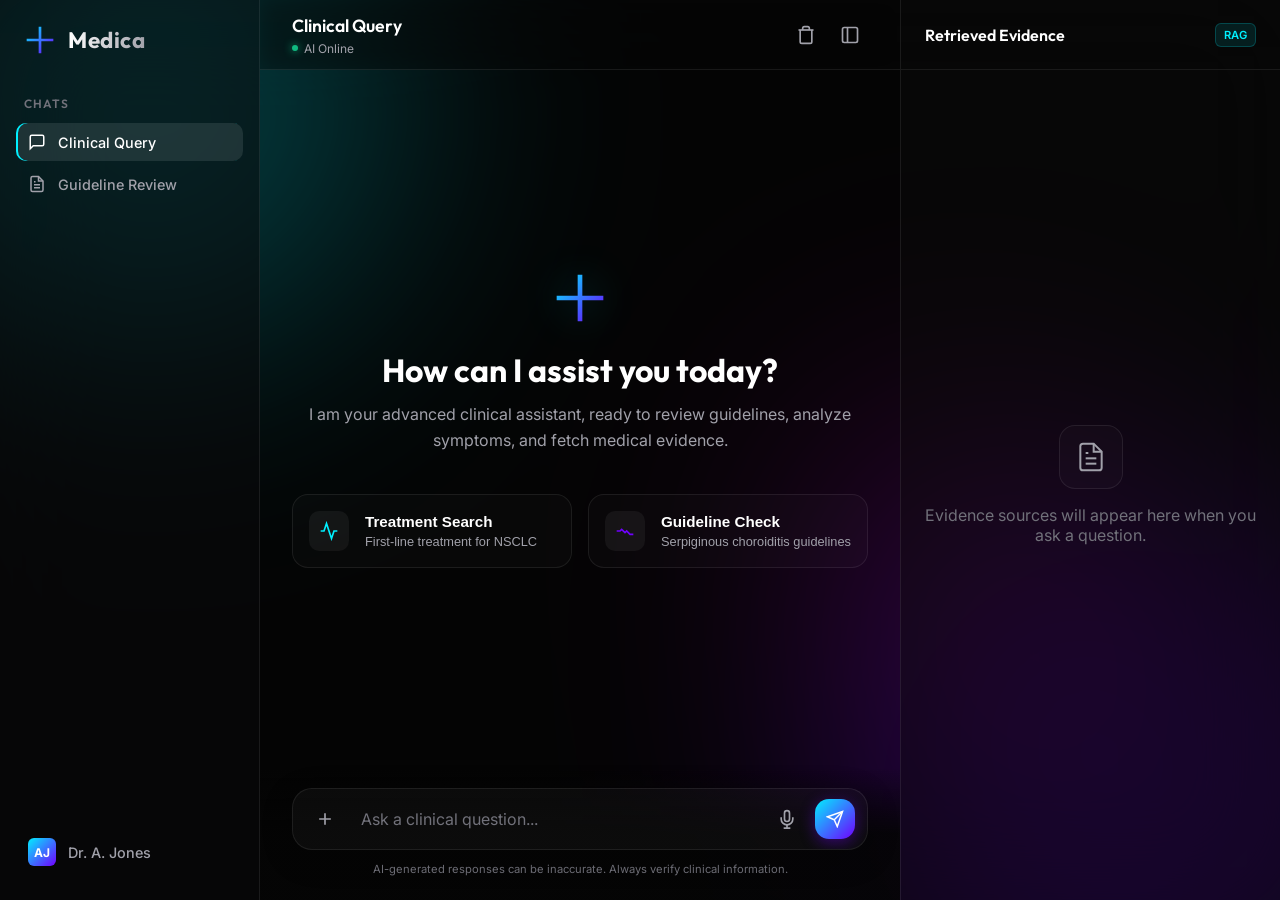
<file: src/frontend/index.html>
<!DOCTYPE html>
<html lang="en">
<head>
    <meta charset="UTF-8">
    <meta name="viewport" content="width=device-width, initial-scale=1.0">
    <title>Medica | Premium AI Assistant</title>
    <meta name="description" content="State of the art AI Clinical Assistant">
    <link href="https://fonts.googleapis.com/css2?family=Outfit:wght@300;400;500;600;700&family=Inter:wght@400;500;600&display=swap" rel="stylesheet">
    <link rel="stylesheet" href="style.css">
</head>
<body>
    <!-- Dynamic Background -->
    <div class="ambient-background">
        <div class="glow-orb orb-primary"></div>
        <div class="glow-orb orb-secondary"></div>
        <div class="glow-orb orb-accent"></div>
        <div class="grid-overlay"></div>
    </div>

    <div class="app-container">
        <!-- Sidebar Navigation -->
        <nav class="sidebar">
            <div class="brand">
                <div class="logo-box">
                    <svg viewBox="0 0 24 24" fill="none" xmlns="http://www.w3.org/2000/svg">
                        <path d="M11 2v9H2v2h9v9h2v-9h9v-2h-9V2h-2z" fill="url(#brand-gradient)" />
                        <defs>
                            <linearGradient id="brand-gradient" x1="2" y1="2" x2="22" y2="22" gradientUnits="userSpaceOnUse">
                                <stop stop-color="#00F0FF"/>
                                <stop offset="1" stop-color="#7000FF"/>
                            </linearGradient>
                        </defs>
                    </svg>
                </div>
                <h2>Medica</h2>
            </div>
            
            <div class="nav-section">
                <div class="section-title">CHATS</div>
                <button class="nav-btn active">
                    <svg width="18" height="18" viewBox="0 0 24 24" fill="none" stroke="currentColor" stroke-width="2"><path d="M21 15a2 2 0 0 1-2 2H7l-4 4V5a2 2 0 0 1 2-2h14a2 2 0 0 1 2 2z"></path></svg>
                    Clinical Query
                </button>
                <button class="nav-btn" onclick="setInput('What are the treatments for Serpiginous choroiditis?')">
                    <svg width="18" height="18" viewBox="0 0 24 24" fill="none" stroke="currentColor" stroke-width="2"><path d="M14 2H6a2 2 0 0 0-2 2v16a2 2 0 0 0 2 2h12a2 2 0 0 0 2-2V8z"></path><polyline points="14 2 14 8 20 8"></polyline><line x1="16" y1="13" x2="8" y2="13"></line><line x1="16" y1="17" x2="8" y2="17"></line><polyline points="10 9 9 9 8 9"></polyline></svg>
                    Guideline Review
                </button>
            </div>

            <div class="nav-section mt-auto">
                <button class="nav-btn user-profile">
                    <div class="avatar-sm">AJ</div>
                    <span>Dr. A. Jones</span>
                </button>
            </div>
        </nav>

        <!-- Main Chat Area -->
        <main class="chat-workspace">
            <header class="workspace-header">
                <div class="header-content">
                    <h1>Clinical Query</h1>
                    <span class="status-badge"><span class="pulse-dot"></span> AI Online</span>
                </div>
                <div class="header-actions">
                    <button class="icon-btn tooltip" data-tooltip="Clear Chat">
                        <svg width="20" height="20" viewBox="0 0 24 24" fill="none" stroke="currentColor" stroke-width="2"><polyline points="3 6 5 6 21 6"></polyline><path d="M19 6v14a2 2 0 0 1-2 2H7a2 2 0 0 1-2-2V6m3 0V4a2 2 0 0 1 2-2h4a2 2 0 0 1 2 2v2"></path></svg>
                    </button>
                    <button class="icon-btn tooltip toggle-panel" data-tooltip="Toggle Evidence" id="togglePanelBtn">
                        <svg width="20" height="20" viewBox="0 0 24 24" fill="none" stroke="currentColor" stroke-width="2"><rect x="3" y="3" width="18" height="18" rx="2" ry="2"></rect><line x1="9" y1="3" x2="9" y2="21"></line></svg>
                    </button>
                </div>
            </header>

            <div class="chat-scroll-area" id="chatHistory">
                <!-- Welcome State -->
                <div class="welcome-container" id="welcomeState">
                    <div class="welcome-logo">
                        <svg viewBox="0 0 24 24" fill="none" xmlns="http://www.w3.org/2000/svg">
                            <path d="M11 2v9H2v2h9v9h2v-9h9v-2h-9V2h-2z" fill="url(#brand-gradient)" />
                        </svg>
                    </div>
                    <h2>How can I assist you today?</h2>
                    <p>I am your advanced clinical assistant, ready to review guidelines, analyze symptoms, and fetch medical evidence.</p>
                    
                    <div class="suggestion-grid">
                        <button class="suggestion-card" onclick="setInput('What is the standard first-line treatment for NSCLC?')">
                            <div class="card-icon"><svg width="20" height="20" viewBox="0 0 24 24" fill="none" stroke="#00F0FF" stroke-width="2"><path d="M22 12h-4l-3 9L9 3l-3 9H2"></path></svg></div>
                            <div class="card-text">
                                <span class="card-title">Treatment Search</span>
                                <span class="card-desc">First-line treatment for NSCLC</span>
                            </div>
                        </button>
                        <button class="suggestion-card" onclick="setInput('What are the treatments for Serpiginous choroiditis?')">
                            <div class="card-icon"><svg width="20" height="20" viewBox="0 0 24 24" fill="none" stroke="#7000FF" stroke-width="2"><path d="M2 12h4l2-2 4 4 2-2 4 4h4"></path></svg></div>
                            <div class="card-text">
                                <span class="card-title">Guideline Check</span>
                                <span class="card-desc">Serpiginous choroiditis guidelines</span>
                            </div>
                        </button>
                    </div>
                </div>
            </div>

            <!-- Input Section -->
            <div class="input-wrapper">
                <form id="chatForm" class="glass-input-box">
                    <button type="button" class="action-btn">
                        <svg width="20" height="20" viewBox="0 0 24 24" fill="none" stroke="currentColor" stroke-width="2"><path d="M12 5v14M5 12h14"></path></svg>
                    </button>
                    <input type="text" id="userInput" placeholder="Ask a clinical question..." autocomplete="off" required>
                    <button type="button" class="action-btn">
                        <svg width="20" height="20" viewBox="0 0 24 24" fill="none" stroke="currentColor" stroke-width="2"><path d="M12 2a3 3 0 0 0-3 3v7a3 3 0 0 0 6 0V5a3 3 0 0 0-3-3Z"></path><path d="M19 10v2a7 7 0 0 1-14 0v-2"></path><line x1="12" y1="19" x2="12" y2="23"></line><line x1="8" y1="23" x2="16" y2="23"></line></svg>
                    </button>
                    <button type="submit" class="send-btn" id="sendBtn">
                        <svg width="18" height="18" viewBox="0 0 24 24" fill="none" stroke="currentColor" stroke-width="2"><line x1="22" y1="2" x2="11" y2="13"></line><polygon points="22 2 15 22 11 13 2 9 22 2"></polygon></svg>
                    </button>
                </form>
                <div class="input-footer">AI-generated responses can be inaccurate. Always verify clinical information.</div>
            </div>
        </main>

        <!-- Evidence Panel -->
        <aside class="evidence-panel" id="contextPanel">
            <div class="panel-header">
                <h3>Retrieved Evidence</h3>
                <span class="badge">RAG</span>
            </div>
            <div class="panel-scroll" id="contextBody">
                <div class="empty-state">
                    <div class="empty-icon">
                        <svg width="32" height="32" viewBox="0 0 24 24" fill="none" stroke="currentColor" stroke-width="1.5"><path d="M14 2H6a2 2 0 0 0-2 2v16a2 2 0 0 0 2 2h12a2 2 0 0 0 2-2V8z"></path><polyline points="14 2 14 8 20 8"></polyline><line x1="16" y1="13" x2="8" y2="13"></line><line x1="16" y1="17" x2="8" y2="17"></line><polyline points="10 9 9 9 8 9"></polyline></svg>
                    </div>
                    <p>Evidence sources will appear here when you ask a question.</p>
                </div>
            </div>
        </aside>
    </div>

    <!-- Document Viewer Modal -->
    <div class="doc-modal-overlay" id="docModalOverlay">
        <div class="doc-modal">
            <div class="doc-modal-header">
                <h3 id="docModalTitle">Clinical Guideline</h3>
                <button class="icon-btn" id="closeModalBtn">
                    <svg width="24" height="24" viewBox="0 0 24 24" fill="none" stroke="currentColor" stroke-width="2"><line x1="18" y1="6" x2="6" y2="18"></line><line x1="6" y1="6" x2="18" y2="18"></line></svg>
                </button>
            </div>
            <div class="doc-modal-content">
                <div id="docModalLoading" class="loading-indicator" style="display: none; margin: 2rem auto;">
                    <div class="dot"></div>
                    <div class="dot"></div>
                    <div class="dot"></div>
                </div>
                <div id="docModalText" class="doc-text"></div>
            </div>
        </div>
    </div>

    <script src="app.js"></script>
</body>
</html>
</file>
<file: src/frontend/style.css>
:root {
    --bg-base: #050505;
    --glass-bg: rgba(15, 15, 20, 0.65);
    --glass-border: rgba(255, 255, 255, 0.08);
    --glass-border-highlight: rgba(255, 255, 255, 0.15);
    --text-primary: #ffffff;
    --text-secondary: #a1a1aa;
    --text-tertiary: #71717a;
    
    --accent-cyan: #00F0FF;
    --accent-purple: #7000FF;
    --accent-pink: #FF00E5;
    
    --surface-hover: rgba(255, 255, 255, 0.05);
    --surface-active: rgba(255, 255, 255, 0.1);
    
    --msg-user: rgba(255, 255, 255, 0.05);
    --msg-ai-border: linear-gradient(135deg, rgba(0, 240, 255, 0.3) 0%, rgba(112, 0, 255, 0.3) 100%);
    --msg-ai-bg: linear-gradient(135deg, rgba(0, 240, 255, 0.03) 0%, rgba(112, 0, 255, 0.05) 100%);
}

* {
    box-sizing: border-box;
    margin: 0;
    padding: 0;
}

body {
    font-family: 'Inter', sans-serif;
    background-color: var(--bg-base);
    color: var(--text-primary);
    height: 100vh;
    overflow: hidden;
    position: relative;
    -webkit-font-smoothing: antialiased;
}

h1, h2, h3, h4, .brand, .section-title {
    font-family: 'Outfit', sans-serif;
}

/* Dynamic Ambient Background */
.ambient-background {
    position: absolute;
    inset: 0;
    z-index: 0;
    overflow: hidden;
    background-color: var(--bg-base);
}

.glow-orb {
    position: absolute;
    border-radius: 50%;
    filter: blur(120px);
    opacity: 0.35;
    animation: drift 25s infinite alternate ease-in-out;
}

.orb-primary {
    width: 500px;
    height: 500px;
    background: var(--accent-cyan);
    top: -150px;
    left: -100px;
}

.orb-secondary {
    width: 600px;
    height: 600px;
    background: var(--accent-purple);
    bottom: -200px;
    right: -150px;
    animation-delay: -5s;
}

.orb-accent {
    width: 400px;
    height: 400px;
    background: var(--accent-pink);
    top: 40%;
    left: 60%;
    opacity: 0.15;
    animation-delay: -10s;
}

.grid-overlay {
    position: absolute;
    inset: 0;
    background-image: linear-gradient(rgba(255, 255, 255, 0.02) 1px, transparent 1px),
    linear-gradient(90deg, rgba(255, 255, 255, 0.02) 1px, transparent 1px);
    background-size: 40px 40px;
    z-index: 1;
    mask-image: radial-gradient(circle at center, black, transparent 80%);
    -webkit-mask-image: radial-gradient(circle at center, black, transparent 80%);
}

@keyframes drift {
    0% { transform: translate(0, 0) scale(1); }
    50% { transform: translate(50px, 80px) scale(1.1); }
    100% { transform: translate(-30px, -60px) scale(0.9); }
}

/* App Layout */
.app-container {
    display: flex;
    width: 100vw;
    height: 100vh;
    position: relative;
    z-index: 10;
    backdrop-filter: blur(50px);
    -webkit-backdrop-filter: blur(50px);
    background: rgba(5, 5, 5, 0.3);
}

/* Sidebar Navigation */
.sidebar {
    width: 260px;
    background: rgba(10, 10, 12, 0.5);
    border-right: 1px solid var(--glass-border);
    display: flex;
    flex-direction: column;
    padding: 24px 16px;
    transition: all 0.3s ease;
}

.brand {
    display: flex;
    align-items: center;
    gap: 12px;
    margin-bottom: 40px;
    padding: 0 8px;
}

.logo-box {
    width: 32px;
    height: 32px;
}

.brand h2 {
    font-weight: 700;
    font-size: 1.4rem;
    letter-spacing: 0.5px;
    background: linear-gradient(to right, #fff, #a1a1aa);
    -webkit-background-clip: text;
    -webkit-text-fill-color: transparent;
}

.nav-section {
    display: flex;
    flex-direction: column;
    gap: 4px;
    margin-bottom: 32px;
}

.mt-auto {
    margin-top: auto;
    margin-bottom: 0;
}

.section-title {
    font-size: 0.75rem;
    color: var(--text-tertiary);
    font-weight: 600;
    letter-spacing: 1px;
    padding: 0 8px;
    margin-bottom: 8px;
}

.nav-btn {
    display: flex;
    align-items: center;
    gap: 12px;
    background: transparent;
    border: none;
    color: var(--text-secondary);
    padding: 10px 12px;
    border-radius: 10px;
    cursor: pointer;
    font-family: inherit;
    font-size: 0.9rem;
    font-weight: 500;
    transition: all 0.2s ease;
    text-align: left;
}

.nav-btn:hover {
    background: var(--surface-hover);
    color: var(--text-primary);
}

.nav-btn.active {
    background: var(--surface-active);
    color: var(--text-primary);
    box-shadow: inset 2px 0 0 var(--accent-cyan);
}

.avatar-sm {
    width: 28px;
    height: 28px;
    border-radius: 6px;
    background: linear-gradient(135deg, var(--accent-cyan), var(--accent-purple));
    display: flex;
    align-items: center;
    justify-content: center;
    font-size: 0.75rem;
    font-weight: 700;
    color: #fff;
}

/* Main Chat Workspace */
.chat-workspace {
    flex: 1;
    display: flex;
    flex-direction: column;
    min-width: 0;
    background: transparent;
    position: relative;
}

.workspace-header {
    height: 70px;
    display: flex;
    align-items: center;
    justify-content: space-between;
    padding: 0 32px;
    border-bottom: 1px solid var(--glass-border);
    background: rgba(10, 10, 12, 0.3);
    backdrop-filter: blur(10px);
    z-index: 20;
}

.header-content h1 {
    font-size: 1.1rem;
    font-weight: 600;
}

.status-badge {
    display: flex;
    align-items: center;
    gap: 6px;
    font-size: 0.75rem;
    color: var(--text-secondary);
    margin-top: 4px;
}

.pulse-dot {
    width: 6px;
    height: 6px;
    background: #10B981;
    border-radius: 50%;
    box-shadow: 0 0 8px #10B981;
    animation: pulse 2s infinite;
}

@keyframes pulse {
    0% { opacity: 1; transform: scale(1); }
    50% { opacity: 0.5; transform: scale(1.2); }
    100% { opacity: 1; transform: scale(1); }
}

.header-actions {
    display: flex;
    gap: 8px;
}

.icon-btn {
    background: transparent;
    border: 1px solid transparent;
    color: var(--text-secondary);
    width: 36px;
    height: 36px;
    border-radius: 8px;
    display: flex;
    align-items: center;
    justify-content: center;
    cursor: pointer;
    transition: all 0.2s;
    position: relative;
}

.icon-btn:hover {
    background: var(--surface-hover);
    border-color: var(--glass-border);
    color: var(--text-primary);
}

.tooltip::after {
    content: attr(data-tooltip);
    position: absolute;
    bottom: -30px;
    left: 50%;
    transform: translateX(-50%) scale(0.9);
    background: rgba(0,0,0,0.9);
    color: #fff;
    padding: 4px 8px;
    border-radius: 4px;
    font-size: 0.75rem;
    white-space: nowrap;
    opacity: 0;
    pointer-events: none;
    transition: all 0.2s;
}

.tooltip:hover::after {
    opacity: 1;
    transform: translateX(-50%) scale(1);
}

/* Chat Scrolling Area */
.chat-scroll-area {
    flex: 1;
    overflow-y: auto;
    padding: 32px;
    display: flex;
    flex-direction: column;
    gap: 24px;
    scroll-behavior: smooth;
}

.chat-scroll-area::-webkit-scrollbar, .panel-scroll::-webkit-scrollbar {
    width: 6px;
}
.chat-scroll-area::-webkit-scrollbar-thumb, .panel-scroll::-webkit-scrollbar-thumb {
    background: rgba(255,255,255,0.1);
    border-radius: 10px;
}
.chat-scroll-area::-webkit-scrollbar-track, .panel-scroll::-webkit-scrollbar-track {
    background: transparent;
}

/* Welcome State */
.welcome-container {
    margin: auto;
    max-width: 600px;
    display: flex;
    flex-direction: column;
    align-items: center;
    text-align: center;
    animation: scaleUp 0.5s cubic-bezier(0.16, 1, 0.3, 1);
}

@keyframes scaleUp {
    from { opacity: 0; transform: scale(0.95) translateY(20px); }
    to { opacity: 1; transform: scale(1) translateY(0); }
}

.welcome-logo {
    width: 56px;
    height: 56px;
    margin-bottom: 24px;
    filter: drop-shadow(0 0 20px rgba(0, 240, 255, 0.3));
}

.welcome-container h2 {
    font-size: 2rem;
    margin-bottom: 12px;
}

.welcome-container p {
    color: var(--text-secondary);
    line-height: 1.6;
    margin-bottom: 40px;
}

.suggestion-grid {
    display: grid;
    grid-template-columns: 1fr 1fr;
    gap: 16px;
    width: 100%;
}

.suggestion-card {
    background: rgba(255,255,255,0.02);
    border: 1px solid var(--glass-border);
    border-radius: 16px;
    padding: 16px;
    display: flex;
    align-items: center;
    gap: 16px;
    cursor: pointer;
    text-align: left;
    transition: all 0.3s cubic-bezier(0.16, 1, 0.3, 1);
}

.suggestion-card:hover {
    background: rgba(255,255,255,0.05);
    border-color: var(--glass-border-highlight);
    transform: translateY(-2px);
    box-shadow: 0 8px 24px rgba(0,0,0,0.2);
}

.card-icon {
    width: 40px;
    height: 40px;
    border-radius: 10px;
    background: rgba(255,255,255,0.05);
    display: flex;
    align-items: center;
    justify-content: center;
}

.card-text {
    display: flex;
    flex-direction: column;
    gap: 4px;
}

.card-title {
    font-weight: 600;
    color: var(--text-primary);
    font-size: 0.95rem;
}

.card-desc {
    font-size: 0.8rem;
    color: var(--text-secondary);
}

/* Chat Messages */
.message {
    display: flex;
    flex-direction: column;
    max-width: 85%;
    animation: msgFadeIn 0.4s cubic-bezier(0.16, 1, 0.3, 1);
}

@keyframes msgFadeIn {
    from { opacity: 0; transform: translateY(10px); }
    to { opacity: 1; transform: translateY(0); }
}

.message-sender {
    font-family: 'Outfit', sans-serif;
    font-size: 0.75rem;
    font-weight: 600;
    color: var(--text-secondary);
    margin-bottom: 6px;
    padding: 0 4px;
    display: flex;
    align-items: center;
    gap: 8px;
}

.message-bubble {
    padding: 16px 20px;
    font-size: 0.95rem;
    line-height: 1.6;
    border-radius: 16px;
}

/* User Message */
.user {
    align-self: flex-end;
}
.user .message-sender {
    text-align: right;
    justify-content: flex-end;
}
.user .message-bubble {
    background: var(--msg-user);
    border: 1px solid var(--glass-border);
    border-top-right-radius: 4px;
}

/* Assistant Message */
.assistant {
    align-self: flex-start;
}
.assistant .message-sender::before {
    content: '';
    display: block;
    width: 16px;
    height: 16px;
    background: url('data:image/svg+xml;utf8,<svg viewBox="0 0 24 24" fill="none" xmlns="http://www.w3.org/2000/svg"><path d="M11 2v9H2v2h9v9h2v-9h9v-2h-9V2h-2z" fill="%2300F0FF" /></svg>') center/cover;
}
.assistant .message-bubble {
    background: var(--msg-ai-bg);
    border: 1px solid transparent;
    background-clip: padding-box;
    position: relative;
    border-top-left-radius: 4px;
}
.assistant .message-bubble::before {
    content: '';
    position: absolute;
    inset: -1px;
    border-radius: inherit;
    background: var(--msg-ai-border);
    z-index: -1;
}

.message-bubble p { margin-bottom: 12px; }
.message-bubble p:last-child { margin-bottom: 0; }
.message-bubble strong { color: var(--text-primary); font-weight: 600; }
.message-bubble ul { margin-left: 20px; margin-bottom: 12px; }
.message-bubble a { color: var(--accent-cyan); text-decoration: none; }
.message-bubble a:hover { text-decoration: underline; }

/* Citations */
.citation {
    display: inline-block;
    font-size: 0.7rem;
    background: rgba(0, 240, 255, 0.1);
    color: var(--accent-cyan);
    padding: 2px 6px;
    border-radius: 4px;
    margin: 0 4px;
    border: 1px solid rgba(0, 240, 255, 0.2);
    cursor: pointer;
    vertical-align: super;
    font-weight: 600;
    transition: all 0.2s;
}
.citation:hover {
    background: rgba(0, 240, 255, 0.2);
}

/* Loading Animation */
.loading-indicator {
    display: flex;
    align-items: center;
    gap: 6px;
    padding: 8px 0;
}
.dot {
    width: 6px;
    height: 6px;
    background: var(--accent-cyan);
    border-radius: 50%;
    animation: typing 1.4s infinite ease-in-out both;
}
.dot:nth-child(1) { animation-delay: -0.32s; }
.dot:nth-child(2) { animation-delay: -0.16s; }

@keyframes typing {
    0%, 80%, 100% { transform: scale(0); opacity: 0.3; }
    40% { transform: scale(1); opacity: 1; box-shadow: 0 0 10px var(--accent-cyan); }
}

/* Input Section */
.input-wrapper {
    padding: 20px 32px 24px;
    background: linear-gradient(to top, rgba(5,5,5,0.9) 50%, transparent);
}

.glass-input-box {
    display: flex;
    align-items: center;
    background: rgba(255, 255, 255, 0.03);
    border: 1px solid var(--glass-border);
    border-radius: 20px;
    padding: 8px 12px;
    box-shadow: 0 8px 32px rgba(0, 0, 0, 0.2);
    transition: all 0.3s;
    position: relative;
    overflow: hidden;
}

.glass-input-box::after {
    content: '';
    position: absolute;
    inset: 0;
    border-radius: 20px;
    padding: 1px;
    background: linear-gradient(135deg, rgba(0,240,255,0.5), rgba(112,0,255,0.5));
    -webkit-mask: linear-gradient(#fff 0 0) content-box, linear-gradient(#fff 0 0);
    -webkit-mask-composite: xor;
    mask-composite: exclude;
    opacity: 0;
    transition: opacity 0.3s;
}

.glass-input-box:focus-within {
    background: rgba(255, 255, 255, 0.05);
}
.glass-input-box:focus-within::after {
    opacity: 1;
}

.action-btn {
    background: transparent;
    border: none;
    color: var(--text-secondary);
    padding: 10px;
    cursor: pointer;
    border-radius: 12px;
    display: flex;
    align-items: center;
    justify-content: center;
    transition: all 0.2s;
    z-index: 2;
}

.action-btn:hover {
    color: var(--text-primary);
    background: var(--surface-hover);
}

#userInput {
    flex: 1;
    background: transparent;
    border: none;
    color: var(--text-primary);
    font-size: 1rem;
    padding: 12px 16px;
    outline: none;
    font-family: inherit;
    z-index: 2;
}

#userInput::placeholder {
    color: var(--text-tertiary);
}

.send-btn {
    display: flex;
    align-items: center;
    justify-content: center;
    width: 40px;
    height: 40px;
    background: linear-gradient(135deg, var(--accent-cyan), var(--accent-purple));
    color: #fff;
    border: none;
    border-radius: 14px;
    cursor: pointer;
    margin-left: 8px;
    transition: all 0.3s cubic-bezier(0.16, 1, 0.3, 1);
    z-index: 2;
    box-shadow: 0 4px 15px rgba(112, 0, 255, 0.4);
}

.send-btn:hover {
    transform: scale(1.05);
    box-shadow: 0 6px 20px rgba(0, 240, 255, 0.5);
}

.send-btn:disabled {
    opacity: 0.5;
    cursor: not-allowed;
    transform: none;
    box-shadow: none;
}

.input-footer {
    text-align: center;
    font-size: 0.7rem;
    color: var(--text-tertiary);
    margin-top: 12px;
}

/* Evidence Panel */
.evidence-panel {
    width: 380px;
    background: rgba(10, 10, 12, 0.4);
    border-left: 1px solid var(--glass-border);
    display: flex;
    flex-direction: column;
    transition: width 0.3s cubic-bezier(0.16, 1, 0.3, 1), opacity 0.3s;
}

.evidence-panel.hidden {
    width: 0;
    opacity: 0;
    border: none;
    overflow: hidden;
}

.panel-header {
    height: 70px;
    padding: 0 24px;
    display: flex;
    align-items: center;
    justify-content: space-between;
    border-bottom: 1px solid var(--glass-border);
}

.panel-header h3 {
    font-size: 1rem;
    font-weight: 600;
}

.badge {
    font-size: 0.7rem;
    background: rgba(0, 240, 255, 0.1);
    color: var(--accent-cyan);
    padding: 4px 8px;
    border-radius: 6px;
    font-weight: 600;
    border: 1px solid rgba(0, 240, 255, 0.2);
}

.panel-scroll {
    flex: 1;
    overflow-y: auto;
    padding: 24px;
}

.empty-state {
    display: flex;
    flex-direction: column;
    align-items: center;
    justify-content: center;
    height: 100%;
    text-align: center;
    color: var(--text-tertiary);
    gap: 16px;
}

.empty-icon {
    width: 64px;
    height: 64px;
    border-radius: 16px;
    background: rgba(255,255,255,0.02);
    border: 1px solid var(--glass-border);
    display: flex;
    align-items: center;
    justify-content: center;
    color: var(--text-secondary);
}

.context-card {
    background: rgba(255,255,255,0.02);
    border: 1px solid var(--glass-border);
    border-radius: 14px;
    padding: 16px;
    margin-bottom: 16px;
    transition: all 0.2s;
    cursor: default;
}

.context-card:hover {
    background: rgba(255,255,255,0.04);
    border-color: var(--glass-border-highlight);
    transform: translateY(-2px);
}

.context-meta {
    display: flex;
    justify-content: space-between;
    align-items: center;
    font-size: 0.75rem;
    margin-bottom: 12px;
}

.source-tag {
    color: var(--text-primary);
    font-weight: 600;
    display: flex;
    align-items: center;
    gap: 6px;
}

.match-score {
    color: #10B981;
    background: rgba(16, 185, 129, 0.1);
    padding: 2px 8px;
    border-radius: 4px;
    font-weight: 600;
}

.context-text {
    font-size: 0.85rem;
    line-height: 1.6;
    color: var(--text-secondary);
    display: -webkit-box;
    -webkit-line-clamp: 5;
    -webkit-box-orient: vertical;
    overflow: hidden;
}

@media (max-width: 1024px) {
    .evidence-panel {
        position: absolute;
        right: 0;
        top: 0;
        bottom: 0;
        z-index: 100;
        backdrop-filter: blur(20px);
        background: rgba(10,10,12,0.8);
    }
}

@media (max-width: 768px) {
    .sidebar {
        display: none;
    }
}

/* Document Viewer Modal */
.doc-modal-overlay {
    position: fixed;
    top: 0; left: 0; right: 0; bottom: 0;
    background: rgba(0,0,0,0.6);
    backdrop-filter: blur(4px);
    display: flex;
    align-items: center;
    justify-content: center;
    z-index: 1000;
    opacity: 0;
    pointer-events: none;
    transition: opacity 0.3s ease;
}

.doc-modal-overlay.active {
    opacity: 1;
    pointer-events: all;
}

.doc-modal {
    background: var(--bg-card);
    border: 1px solid var(--border-color);
    border-radius: 16px;
    width: 90%;
    max-width: 800px;
    max-height: 85vh;
    display: flex;
    flex-direction: column;
    box-shadow: 0 20px 40px rgba(0,0,0,0.4);
    transform: translateY(20px);
    transition: transform 0.3s ease;
}

.doc-modal-overlay.active .doc-modal {
    transform: translateY(0);
}

.doc-modal-header {
    padding: 1rem 1.5rem;
    border-bottom: 1px solid var(--border-color);
    display: flex;
    align-items: center;
    justify-content: space-between;
}

.doc-modal-header h3 {
    margin: 0;
    font-size: 1.1rem;
    font-weight: 500;
}

.doc-modal-content {
    padding: 1.5rem;
    overflow-y: auto;
    flex: 1;
}

.doc-text {
    white-space: pre-wrap;
    font-size: 0.95rem;
    line-height: 1.6;
    color: var(--text-secondary);
}
</file>
